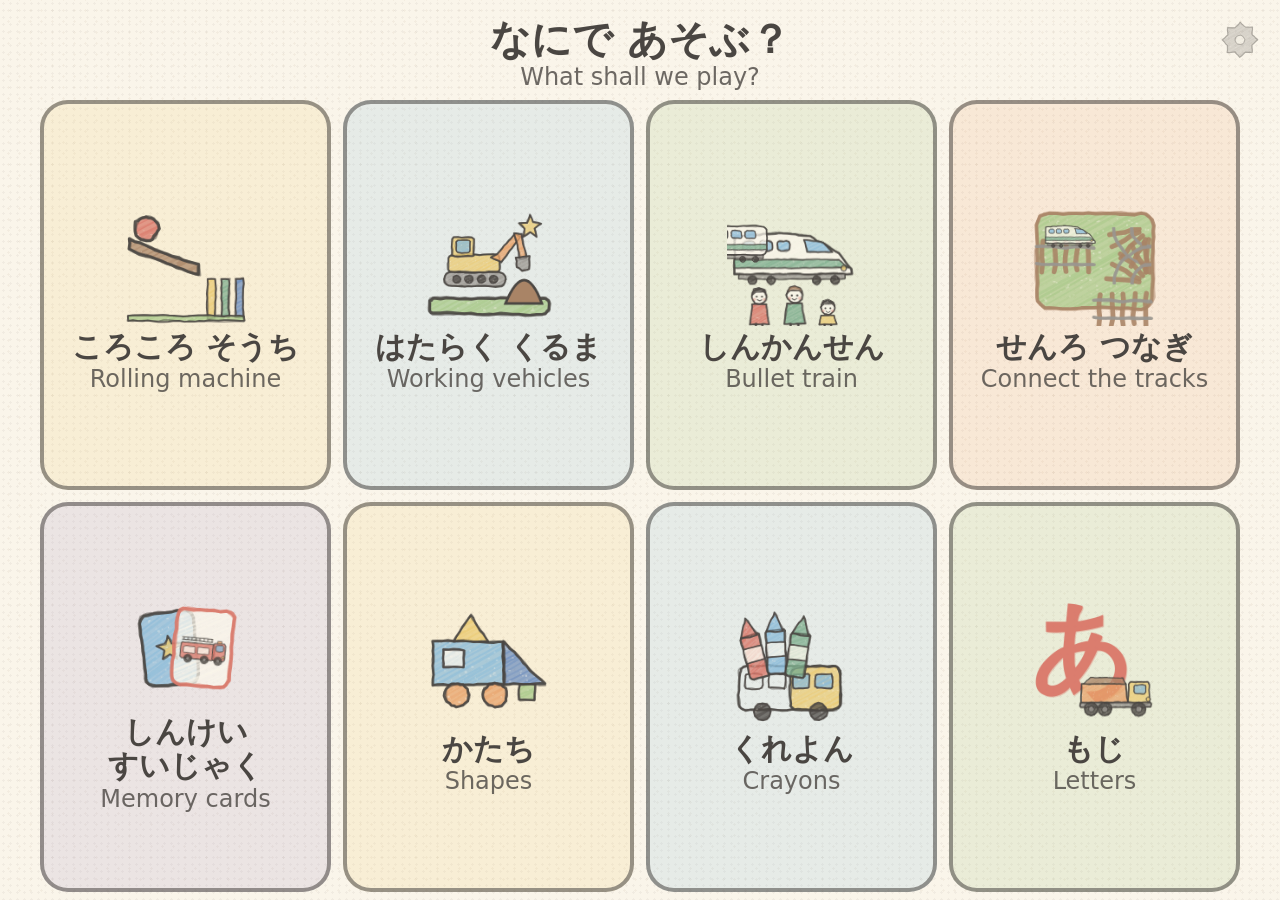
<file: index.html>
<!doctype html>
<html lang="ja">
<head>
<meta charset="utf-8">
<meta name="viewport" content="width=device-width, initial-scale=1, maximum-scale=1, user-scalable=no, viewport-fit=cover">
<meta name="theme-color" content="#FAF5EA">
<meta name="apple-mobile-web-app-capable" content="yes">
<meta name="mobile-web-app-capable" content="yes">
<meta name="apple-mobile-web-app-status-bar-style" content="default">
<meta name="apple-mobile-web-app-title" content="あそぼう">
<meta name="format-detection" content="telephone=no">
<title>あそぼう</title>
<link rel="manifest" href="manifest.webmanifest">
<link rel="apple-touch-icon" href="icons/icon-180.png">
<link rel="icon" href="icons/icon-192.png">
<link rel="stylesheet" href="src/core/style.css">
<script>window.APP_VERSION = '1.0.0';</script>
</head>
<body>
<div id="app"></div>
<noscript>JavaScript をオンにしてください</noscript>
<script type="module" src="src/main.js"></script>
</body>
</html>
</file>
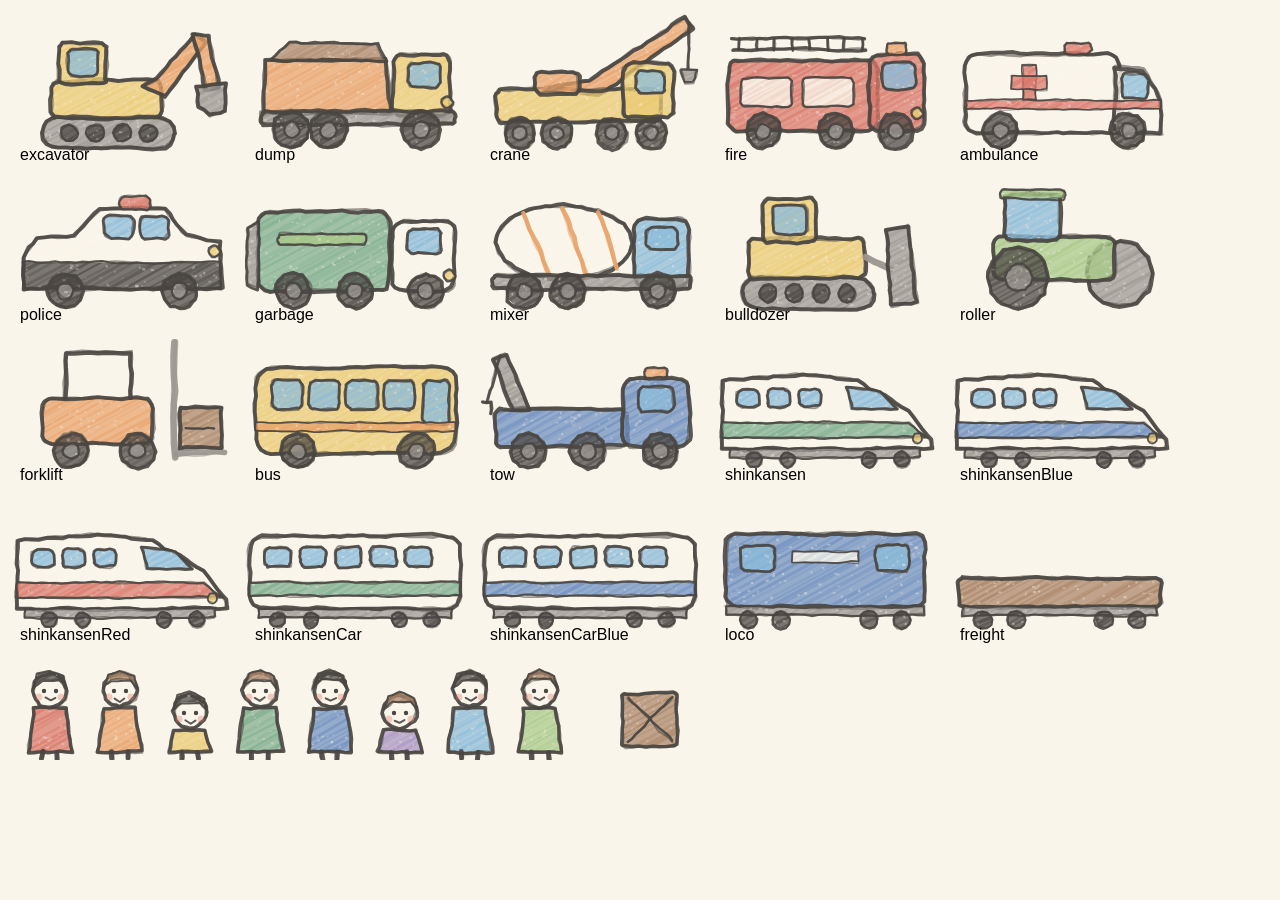
<file: tests/sheet.html>
<!doctype html><meta charset="utf-8"><body style="margin:0;background:#FAF5EA"><canvas id="c" width="1200" height="800"></canvas>
<script type="module">
import { VEHICLES, drawVehicle, drawPerson, drawCrate } from '../src/crayon/vehicles.js';
const c = document.getElementById('c').getContext('2d');
Object.keys(VEHICLES).forEach((id, i) => { drawVehicle(c, id, 10 + (i % 5) * 235, 10 + Math.floor(i / 5) * 160, 220); c.font='16px sans-serif'; c.fillText(id, 20 + (i % 5) * 235, 160 + Math.floor(i / 5) * 160); });
for (let i=0;i<8;i++) drawPerson(c, i, 20+i*70, 660, 100);
drawCrate(c, 620, 690, 60);
</script>
</file>
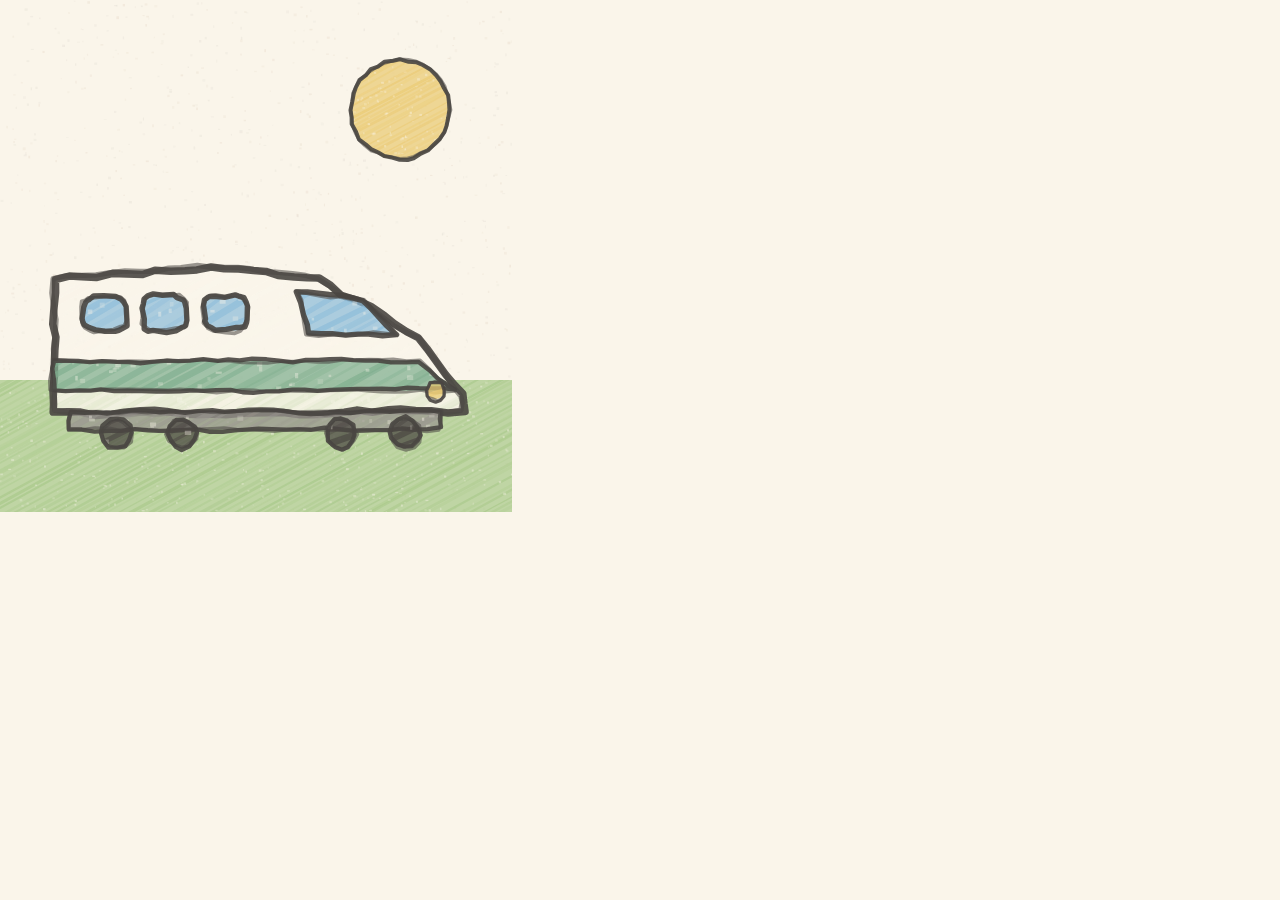
<file: tools/icon.html>
<!doctype html><meta charset="utf-8"><body style="margin:0;background:#FAF5EA"><canvas id="c"></canvas>
<script type="module">
import { drawVehicle } from '../src/crayon/vehicles.js';
import { crayonCircle, crayonRect, paperSprite } from '../src/crayon/crayon.js';
import { P } from '../src/crayon/palette.js';
window.draw = (s) => {
  const c = document.getElementById('c'); c.width = s; c.height = s;
  const x = c.getContext('2d');
  x.drawImage(paperSprite(512, 512), 0, 0, s, s);
  x.save(); x.scale(s / 512, s / 512);
  crayonRect(x, 0, 380, 512, 132, P.kimidori, { seed: 3, outline: false });
  crayonCircle(x, 400, 110, 50, P.kiiro, { seed: 4, width: 4 });
  drawVehicle(x, 'shinkansen', 40, 180, 430);
  x.restore();
};
window.draw(512);
</script>
</file>
<file: src/core/style.css>
/* 色はパレット(仕様書 6-1)のみ */
:root {
  --aka: #D9786A; --daidai: #E8A26A; --kiiro: #EBCB74; --kimidori: #A9C98A; --midori: #7FAE8E;
  --sorairo: #8CBCD9; --ao: #6E8FBF; --murasaki: #A895C2; --chairo: #A98466; --haiiro: #9A9690;
  --sumi: #4A4642; --gayoshi: #FAF5EA;
  --font: "Hiragino Maru Gothic ProN", "Hiragino Sans", "Noto Sans JP", "Noto Sans CJK JP", "Yu Gothic", "Meiryo", system-ui, sans-serif;
  --bar: 96px;
  --sat: env(safe-area-inset-top, 0px);
  --sar: env(safe-area-inset-right, 0px);
  --sab: env(safe-area-inset-bottom, 0px);
  --sal: env(safe-area-inset-left, 0px);
}
* { box-sizing: border-box; -webkit-tap-highlight-color: transparent; }
html, body {
  margin: 0; height: 100%; overflow: hidden;
  background: var(--gayoshi); color: var(--sumi);
  font-family: var(--font); font-size: 28px; font-weight: bold;
  -webkit-user-select: none; user-select: none; -webkit-touch-callout: none;
  overscroll-behavior: none; touch-action: manipulation;
  -webkit-text-size-adjust: 100%;
}
#app { position: fixed; inset: 0; }
button { font: inherit; color: inherit; touch-action: manipulation; }
canvas { display: block; }
.hidden { visibility: hidden; pointer-events: none; }

.screen {
  position: absolute; inset: 0;
  padding: calc(var(--sat) + 12px) calc(var(--sar) + 12px) calc(var(--sab) + 12px) calc(var(--sal) + 12px);
  background-color: var(--gayoshi);
  background-image: radial-gradient(rgba(154, 150, 144, 0.10) 1px, transparent 1.2px), radial-gradient(rgba(169, 132, 102, 0.08) 1px, transparent 1.4px);
  background-size: 7px 7px, 11px 11px;
  background-position: 0 0, 3px 5px;
}

/* ラベル(日本語+英語) */
.lbl { display: inline-flex; flex-direction: column; align-items: center; line-height: 1.15; text-align: center; }
.lbl .main { font-size: 1em; }
.lbl .sub { font-size: max(24px, 0.6em); font-weight: normal; opacity: 0.8; margin-top: 2px; }
.lbl .ja.sub { font-weight: bold; }
.lbl ruby rt { font-size: max(12px, 0.42em); font-weight: normal; }
.lbl.title { font-size: 40px; }
.lbl.small { font-size: 28px; }

/* ---------- ホーム ---------- */
.home { display: flex; flex-direction: column; align-items: center; overflow: hidden; }
.home-head { padding: 4px 80px 8px; text-align: center; }
.genre-grid {
  flex: 1; width: 100%; max-width: 1200px;
  display: grid; gap: 16px; align-content: center; justify-content: center;
  grid-template-columns: repeat(auto-fit, minmax(190px, 230px));
}
.genre-card {
  display: flex; flex-direction: column; align-items: center; justify-content: center; gap: 6px;
  min-height: 200px; padding: 14px 8px; border: none; border-radius: 28px;
  background: rgba(235, 203, 116, 0.18);
  box-shadow: inset 0 0 0 4px rgba(74, 70, 66, 0.55);
  font-size: 28px; cursor: pointer;
  transition: transform 0.12s ease;
}
.genre-card:nth-child(5n+2) { background: rgba(140, 188, 217, 0.18); }
.genre-card:nth-child(5n+3) { background: rgba(169, 201, 138, 0.2); }
.genre-card:nth-child(5n+4) { background: rgba(232, 162, 106, 0.16); }
.genre-card:nth-child(5n+5) { background: rgba(168, 149, 194, 0.18); }
.genre-card .genre-icon { width: 130px !important; height: 130px !important; }
.pressed { transform: scale(0.95); }

.adult-gear {
  position: absolute; top: calc(var(--sat) + 8px); right: calc(var(--sar) + 8px);
  width: 64px; height: 64px; border-radius: 32px; display: flex; align-items: center; justify-content: center;
  opacity: 0.45; touch-action: none;
}
.adult-gear .gear-ring { position: absolute; inset: 0; border-radius: 50%; border: 5px solid transparent; }
.adult-gear.holding { opacity: 1; }
.adult-gear.holding .gear-ring { border-color: var(--daidai); animation: hold 3s linear forwards; clip-path: inset(0 0 100% 0); }
@keyframes hold { to { clip-path: inset(0 0 0 0); } }

/* ---------- 共通の 3 ボタン(横向き: 左に縦並び / 縦向き: 上に横並び) ---------- */
.with-bar { display: grid; gap: 8px; }
.bar { display: flex; justify-content: space-between; align-items: center; gap: 12px; }
.btn {
  width: 84px; height: 84px; min-width: 64px; min-height: 64px;
  border: none; border-radius: 24px; background: rgba(250, 245, 234, 0.9);
  box-shadow: inset 0 0 0 4px rgba(74, 70, 66, 0.45);
  display: flex; align-items: center; justify-content: center; padding: 0; cursor: pointer;
  transition: transform 0.12s ease, box-shadow 0.4s ease;
}
.btn.next.glow { box-shadow: inset 0 0 0 6px var(--midori), 0 0 0 6px rgba(127, 174, 142, 0.35); animation: breathe 2.4s ease-in-out infinite; }
@keyframes breathe { 50% { transform: scale(1.06); } }
@media (orientation: landscape) {
  .with-bar { grid-template-columns: var(--bar) 1fr; }
  .bar { flex-direction: column; height: 100%; }
  .bar .home { order: 0; } .bar .retry { order: 1; margin-top: auto; } .bar .next { order: 2; }
}
@media (orientation: portrait) {
  .with-bar { grid-template-rows: var(--bar) 1fr; }
  .bar { flex-direction: row; }
  .bar .retry { margin-left: auto; }
}

/* ---------- むずかしさ選択 ---------- */
.levels-body { display: flex; flex-direction: column; align-items: center; justify-content: center; gap: 20px; min-height: 0; }
.levels-head { display: flex; align-items: center; gap: 16px; }
.level-row { display: flex; flex-wrap: wrap; gap: 18px; justify-content: center; }
.level-btn {
  min-width: 170px; min-height: 140px; padding: 12px 16px; border: none; border-radius: 28px;
  background: rgba(235, 203, 116, 0.2); box-shadow: inset 0 0 0 4px rgba(74, 70, 66, 0.5);
  display: flex; flex-direction: column; align-items: center; justify-content: center; gap: 6px; cursor: pointer;
}
.level-btn .stars { display: flex; gap: 2px; }
.level-btn:nth-child(2) { background: rgba(232, 162, 106, 0.2); }
.level-btn:nth-child(3) { background: rgba(217, 120, 106, 0.18); }
.level-btn:nth-child(4) { background: rgba(140, 188, 217, 0.22); }

/* ---------- あそぶ画面 ---------- */
.game { padding: calc(var(--sat) + 6px) calc(var(--sar) + 6px) calc(var(--sab) + 6px) calc(var(--sal) + 6px); }
.stage { position: relative; min-width: 0; min-height: 0; border-radius: 20px; overflow: hidden; touch-action: none; }
.stage canvas.scene { position: absolute; inset: 0; touch-action: none; }
.celebrate {
  position: absolute; left: 50%; top: 10%; transform: translateX(-50%);
  padding: 14px 40px; border-radius: 30px; pointer-events: none;
  background: rgba(250, 245, 234, 0.92); box-shadow: inset 0 0 0 5px var(--kiiro);
  font-size: 48px; animation: pop-in 0.5s ease-out both;
}
.celebrate.out { animation: fade-out 0.6s ease-in both; }
@keyframes pop-in { from { opacity: 0; transform: translate(-50%, 20px) scale(0.9); } to { opacity: 1; transform: translate(-50%, 0) scale(1); } }
@keyframes fade-out { to { opacity: 0; transform: translate(-50%, -10px); } }

/* ---------- 大人用設定 ---------- */
.settings { position: fixed; inset: 0; background: rgba(74, 70, 66, 0.4); display: flex; align-items: center; justify-content: center; z-index: 10; }
.settings-panel {
  width: min(720px, 94vw); max-height: 92vh; overflow-y: auto; -webkit-overflow-scrolling: touch; touch-action: pan-y;
  background: var(--gayoshi); border-radius: 24px; padding: 20px 24px; font-size: 24px;
}
.settings-panel h2 { margin: 0 0 12px; font-size: 32px; }
.set-row { padding: 12px 0; border-bottom: 2px dashed rgba(154, 150, 144, 0.5); }
.set-title { font-size: 26px; }
.set-note { font-size: 24px; font-weight: normal; opacity: 0.75; margin: 4px 0; }
.set-choices { display: flex; flex-wrap: wrap; gap: 10px; margin-top: 6px; }
.choice {
  min-height: 64px; min-width: 120px; padding: 8px 18px; border: none; border-radius: 18px;
  background: rgba(154, 150, 144, 0.18); box-shadow: inset 0 0 0 3px rgba(74, 70, 66, 0.35); cursor: pointer; font-size: 24px;
}
.choice.on { background: rgba(127, 174, 142, 0.45); box-shadow: inset 0 0 0 4px var(--midori); }
.choice.danger { background: rgba(217, 120, 106, 0.2); }
.choice.close { margin-top: 16px; width: 100%; background: rgba(140, 188, 217, 0.35); }
.about { margin-top: 12px; }

/* 小さい画面(iPhone 横向きなど) */
@media (max-height: 500px) {
  :root { --bar: 84px; }
  .btn { width: 72px; height: 72px; }
  .lbl.title { font-size: 32px; }
  .home-head { padding: 0 80px 4px; }
  .genre-grid { gap: 10px; grid-template-columns: repeat(auto-fit, minmax(150px, 1fr)); }
  .genre-card { min-height: 150px; padding: 8px 4px; font-size: 24px; }
  .genre-card .genre-icon { width: 90px !important; height: 90px !important; }
  .level-btn { min-width: 140px; min-height: 110px; }
}
@media (max-width: 500px) {
  .genre-grid { gap: 10px; grid-template-columns: repeat(2, 1fr); align-content: start; }
  .genre-card { min-height: 160px; font-size: 24px; }
  .genre-card .genre-icon { width: 96px !important; height: 96px !important; }
  .lbl.title { font-size: 32px; }
  .home-head { padding: 4px 70px 8px; }
}

/* 縦向きのときだけ「よこにすると おおきくなるよ」の小さな絵 */
.rotate-hint { display: none; position: absolute; right: calc(var(--sar) + 14px); bottom: calc(var(--sab) + 14px); opacity: 0.7; pointer-events: none; animation: tilt 3s ease-in-out infinite; }
@media (orientation: portrait) { .game .rotate-hint { display: block; } }
@keyframes tilt { 0%, 40% { transform: rotate(0deg); } 60%, 100% { transform: rotate(-90deg); } }
/* 日本語は わかちがきの スペースで 折り返す(語の途中で切らない) */
.genre-card .lbl, .level-btn .lbl, .lbl.title { word-break: keep-all; overflow-wrap: anywhere; }
.genre-card .lbl { max-width: 100%; }

/* ---------- ホームを どの画面でも 1 画面に収める(iPhone 対応) ---------- */
html, body { position: fixed; inset: 0; width: 100%; height: 100%; }
.home { padding-bottom: calc(var(--sab) + 8px); }
.home .genre-grid {
  flex: 1 1 auto; min-height: 0; width: 100%; max-width: 1200px;
  overflow-y: auto; -webkit-overflow-scrolling: touch; touch-action: pan-y;
  align-content: center; grid-auto-rows: auto; gap: 12px;
}
.home .genre-card { min-height: 0; padding: 10px 6px; gap: 4px; font-size: 24px; }
.home .genre-card .genre-icon { width: var(--gi) !important; height: var(--gi) !important; }
@media (orientation: landscape) {
  .home .genre-grid { grid-template-columns: repeat(5, minmax(0, 1fr)); }
  .home { --gi: min(140px, 30vh, 14vw); }
}
@media (orientation: portrait) {
  .home .genre-grid { grid-template-columns: repeat(2, minmax(0, 1fr)); }
  .home { --gi: min(140px, 15vh, 30vw); }
  .home .genre-card:last-child { grid-column: 1 / span 2; }
}
/* 大きい画面(タブレット)は文字も大きく */
@media (min-width: 700px) and (min-height: 700px) { .home .genre-card { font-size: 30px; padding: 16px 8px; } }
/* 小さい画面(iPhone)では カードの英語を省いて 収める(むずかしさ選択の画面には出る) */
@media (max-height: 500px), (max-width: 500px) { .home .genre-card .lbl .sub { display: none; } }
@media (orientation: landscape) and (max-height: 500px) {
  .home .genre-grid { gap: 8px; grid-template-columns: 1fr 1fr 1.2fr 1fr 1fr; }
  .home .genre-card { padding: 8px 2px; letter-spacing: -0.06em; }
}
/* むずかしさ選択も 1 画面に収める */
.levels-body { overflow-y: auto; -webkit-overflow-scrolling: touch; touch-action: pan-y; padding: 4px 0; }
.levels-head canvas { width: min(110px, 18vh) !important; height: min(110px, 18vh) !important; }
@media (orientation: landscape) and (max-height: 500px) {
  .levels-body { gap: 10px; }
  .level-row { flex-wrap: nowrap; gap: 10px; }
  .level-btn { min-width: 0; flex: 1 1 0; max-width: 190px; min-height: 0; height: min(140px, 40vh); padding: 6px; }
  .level-btn .lbl.small { font-size: 24px; }
  .level-btn .lbl .sub { display: none; }
}
@media (orientation: portrait) and (max-width: 500px) {
  .level-row { display: grid; grid-template-columns: repeat(2, minmax(0, 1fr)); width: 100%; gap: 12px; }
  .level-btn { min-width: 0; min-height: min(140px, 18vh); }
  .level-btn .lbl.small { font-size: 24px; }
  .level-btn .lbl .sub { display: none; }
}
@media (orientation: landscape) and (max-height: 500px) { .level-btn .stars canvas { width: min(46px, 5.5vw) !important; height: min(46px, 5.5vw) !important; } }

/* ---------- ホーム: 8 ジャンル(横 4×2 / 縦 3×3) ---------- */
.home .genre-card { overflow: hidden; justify-content: center; }
.home .genre-card:last-child { grid-column: auto; }
@media (orientation: landscape) {
  .home .genre-grid { grid-template-columns: repeat(4, minmax(0, 1fr)) !important; grid-template-rows: repeat(2, minmax(0, 1fr)); align-content: stretch; }
  .home { --gi: min(130px, calc(50vh - 130px), 12vw); }
}
@media (orientation: portrait) {
  .home .genre-grid { grid-template-columns: repeat(3, minmax(0, 1fr)); grid-template-rows: repeat(3, minmax(0, 1fr)); align-content: stretch; }
  .home { --gi: min(130px, calc(33vh - 120px), 22vw); }
}
@media (orientation: landscape) and (max-height: 500px) {
  .home-head { padding: 0 80px 2px; }
  .home-head .lbl.title { font-size: 28px; }
  .home-head .lbl .sub { display: none; }
  .home .genre-grid { gap: 8px; }
  .home { --gi: max(44px, min(110px, calc(50vh - 110px))); }
}
@media (orientation: portrait) and (max-width: 500px) {
  .home .genre-grid { gap: 8px; }
  .home .genre-card { padding: 6px 2px; letter-spacing: -0.06em; }
  .home { --gi: max(48px, min(100px, calc(33vh - 120px), 22vw)); }
}
/* iPhone 縦: 2 列 × 4 段 */
@media (orientation: portrait) and (max-width: 500px) {
  .home .genre-grid { grid-template-columns: repeat(2, minmax(0, 1fr)); grid-template-rows: repeat(4, minmax(0, 1fr)); }
  .home { --gi: max(44px, min(100px, calc(25vh - 110px))); }
  .home .genre-card { gap: 2px; letter-spacing: -0.04em; }
}
@media (orientation: landscape) and (max-height: 500px) { .level-row { width: 100%; justify-content: center; } .level-btn { min-width: 150px; } }
</file>
